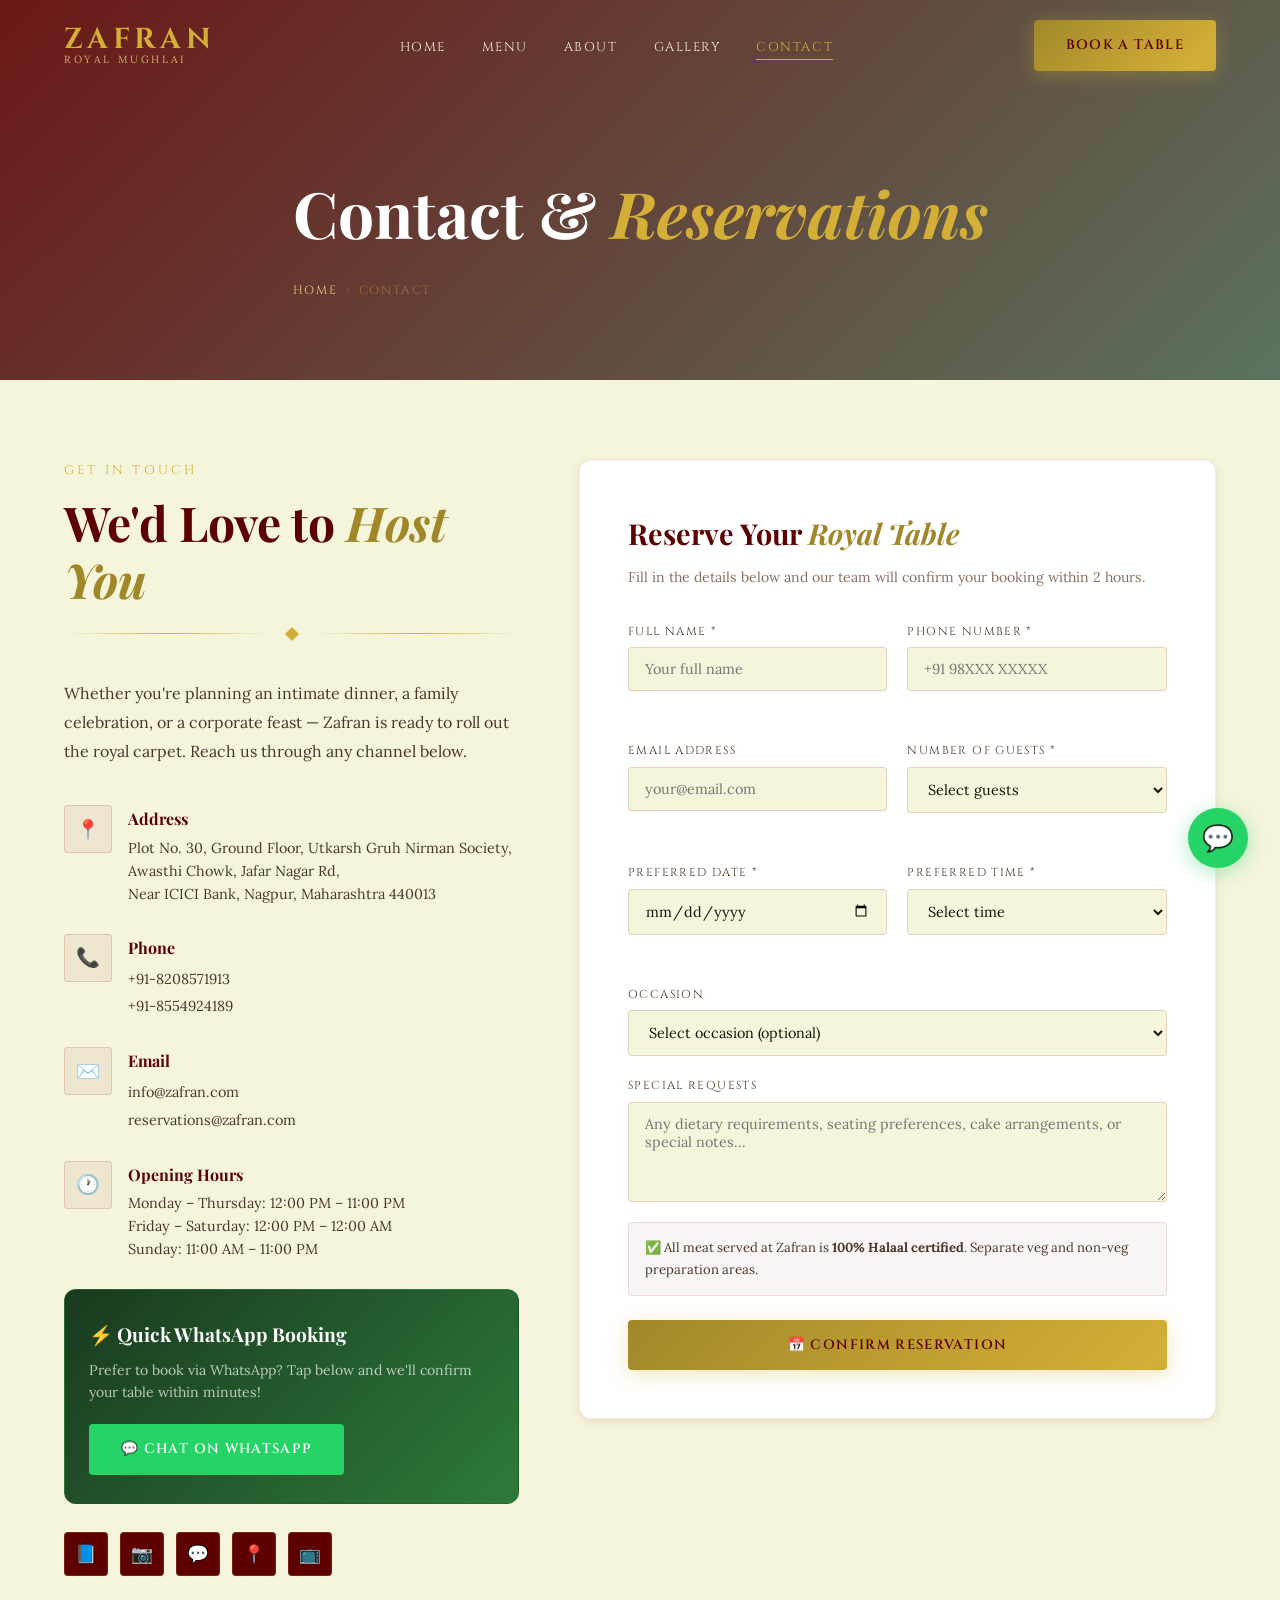
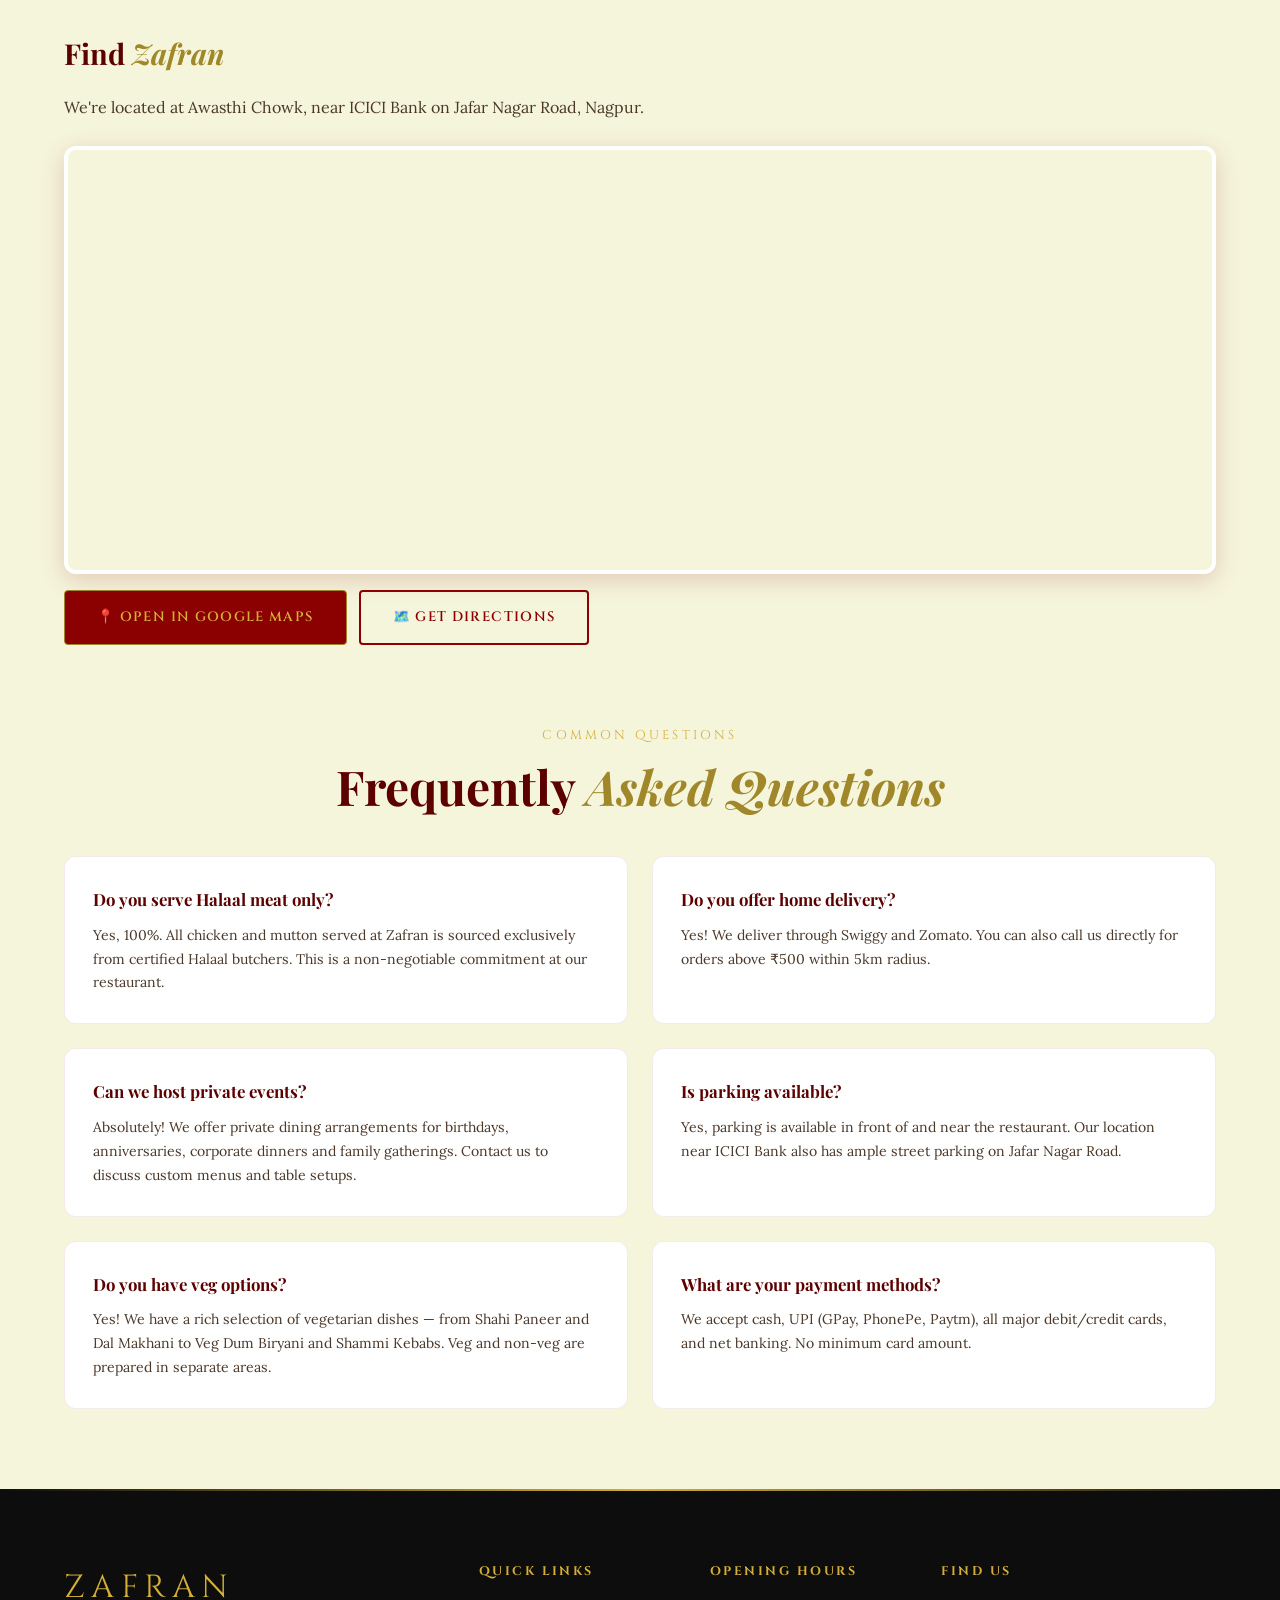
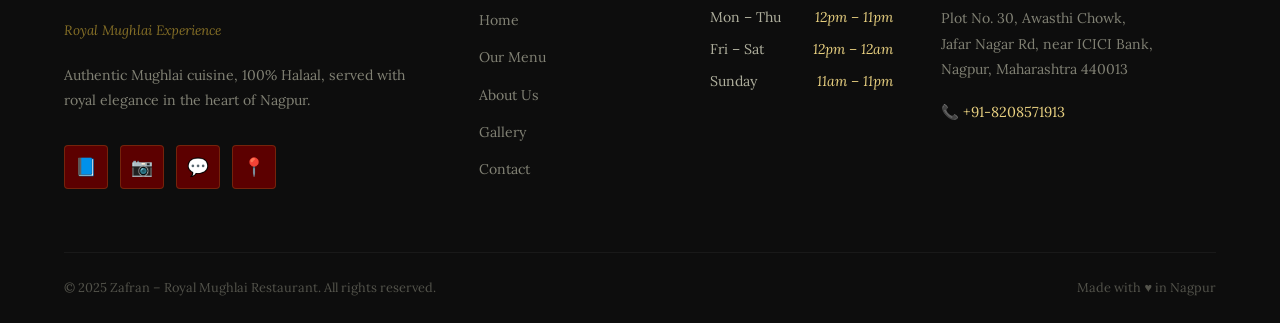
<file: website/contact.html>
<!DOCTYPE html>
<html lang="en">
<head>
  <meta charset="UTF-8">
  <meta name="viewport" content="width=device-width, initial-scale=1.0">
  <meta name="description" content="Contact Zafran Restaurant – Book a table, find us at Awasthi Chowk, Jafar Nagar, Nagpur. Call, WhatsApp or fill out our reservation form.">
  <title>Contact & Reservations – Zafran Royal Mughlai Restaurant</title>
  <link rel="stylesheet" href="css/styles.css">
  <style>
    @media(max-width:768px) {
      .about-grid-inner { grid-template-columns: 1fr !important; }
    }
  </style>
</head>
<body>

<div id="loading-screen">
  <div class="loader-logo">ZAFRAN</div>
  <div class="loader-ornament"></div>
  <div class="loader-sub">Contact & Reservations</div>
</div>

<nav id="navbar">
  <div class="container nav-inner">
    <a href="index.html" class="nav-logo">
      <span class="logo-name">ZAFRAN</span>
      <span class="logo-tagline">Royal Mughlai</span>
    </a>
    <ul class="nav-links">
      <li><a href="index.html">Home</a></li>
      <li><a href="menu.html">Menu</a></li>
      <li><a href="about.html">About</a></li>
      <li><a href="gallery.html">Gallery</a></li>
      <li><a href="contact.html" class="active">Contact</a></li>
    </ul>
    <a href="#reservation" class="btn btn-primary nav-cta">Book a Table</a>
    <div class="hamburger"><span></span><span></span><span></span></div>
  </div>
</nav>
<nav class="mobile-menu">
  <a href="index.html">Home</a><a href="menu.html">Menu</a><a href="about.html">About Us</a>
  <a href="gallery.html">Gallery</a><a href="contact.html">Contact</a>
  <a href="#reservation" class="btn btn-primary" style="margin-top:24px;">Book a Table</a>
</nav>
<div class="mobile-overlay"></div>

<section class="page-hero">
  <div class="page-hero-bg" style="background-image:url('https://images.unsplash.com/photo-1414235077428-338989a2e8c0?w=1600&q=80')"></div>
  <div class="page-hero-overlay"></div>
  <div class="container page-hero-content">
    <h1>Contact & <span>Reservations</span></h1>
    <div class="breadcrumb">
      <a href="index.html">Home</a><span>›</span><span>Contact</span>
    </div>
  </div>
</section>

<section class="contact-page">
  <div class="container">

    <div class="contact-grid">

      <!-- Left: Contact Info -->
      <div class="reveal-left">
        <span class="section-label">Get in Touch</span>
        <h2 class="section-title" style="margin-bottom:8px;">We'd Love to <span>Host You</span></h2>
        <div class="divider-ornament"><div class="diamond"></div></div>
        <p style="color:var(--text-mid);margin-bottom:40px;line-height:1.8;">Whether you're planning an intimate dinner, a family celebration, or a corporate feast — Zafran is ready to roll out the royal carpet. Reach us through any channel below.</p>

        <div class="contact-detail reveal">
          <div class="contact-detail-icon">📍</div>
          <div class="contact-detail-text">
            <h4>Address</h4>
            <p>Plot No. 30, Ground Floor, Utkarsh Gruh Nirman Society,<br>Awasthi Chowk, Jafar Nagar Rd,<br>Near ICICI Bank, Nagpur, Maharashtra 440013</p>
          </div>
        </div>

        <div class="contact-detail reveal">
          <div class="contact-detail-icon">📞</div>
          <div class="contact-detail-text">
            <h4>Phone</h4>
            <a href="tel:+918208571913">+91-8208571913</a><br>
            <a href="tel:+918554924189">+91-8554924189</a>
          </div>
        </div>

        <div class="contact-detail reveal">
          <div class="contact-detail-icon">✉️</div>
          <div class="contact-detail-text">
            <h4>Email</h4>
            <a href="mailto:info@zafran.com">info@zafran.com</a><br>
            <a href="mailto:reservations@zafran.com">reservations@zafran.com</a>
          </div>
        </div>

        <div class="contact-detail reveal">
          <div class="contact-detail-icon">🕐</div>
          <div class="contact-detail-text">
            <h4>Opening Hours</h4>
            <p>
              Monday – Thursday: 12:00 PM – 11:00 PM<br>
              Friday – Saturday: 12:00 PM – 12:00 AM<br>
              Sunday: 11:00 AM – 11:00 PM
            </p>
          </div>
        </div>

        <!-- WhatsApp CTA -->
        <div class="reveal" style="background:linear-gradient(135deg,#1A3A1F,#2D7A3A);border-radius:var(--radius-lg);padding:28px 24px;margin-top:8px;border:1px solid rgba(45,122,58,.3);">
          <h3 style="font-family:var(--ff-heading);color:#fff;font-size:1.2rem;margin-bottom:8px;">⚡ Quick WhatsApp Booking</h3>
          <p style="color:rgba(255,255,255,.7);font-size:.88rem;margin-bottom:20px;line-height:1.6;">Prefer to book via WhatsApp? Tap below and we'll confirm your table within minutes!</p>
          <a href="https://wa.me/918208571913?text=Hello%20Zafran!%20I'd%20like%20to%20book%20a%20table.%20Please%20share%20availability." 
            target="_blank" class="btn" style="background:#25D366;color:#fff;border:none;gap:8px;">
            💬 Chat on WhatsApp
          </a>
        </div>

        <div class="social-links" style="margin-top:28px;">
          <a href="#" class="social-link" aria-label="Facebook">📘</a>
          <a href="#" class="social-link" aria-label="Instagram">📷</a>
          <a href="https://wa.me/918208571913" class="social-link" aria-label="WhatsApp">💬</a>
          <a href="#" class="social-link" aria-label="Google Maps">📍</a>
          <a href="#" class="social-link" aria-label="YouTube">📺</a>
        </div>
      </div>

      <!-- Right: Reservation Form -->
      <div id="reservation" class="reveal-right">
        <div class="res-form">
          <h2>Reserve Your <em style="color:var(--gold-dark);font-family:var(--ff-heading);">Royal Table</em></h2>
          <p>Fill in the details below and our team will confirm your booking within 2 hours.</p>

          <form id="reservation-form" novalidate>
            <div class="form-row">
              <div class="form-group">
                <label for="res-name">Full Name *</label>
                <input type="text" id="res-name" name="name" placeholder="Your full name" required>
                <span class="form-error"></span>
              </div>
              <div class="form-group">
                <label for="res-phone">Phone Number *</label>
                <input type="tel" id="res-phone" name="phone" placeholder="+91 98XXX XXXXX" required>
                <span class="form-error"></span>
              </div>
            </div>

            <div class="form-row">
              <div class="form-group">
                <label for="res-email">Email Address</label>
                <input type="email" id="res-email" name="email" placeholder="your@email.com">
                <span class="form-error"></span>
              </div>
              <div class="form-group">
                <label for="res-guests">Number of Guests *</label>
                <select id="res-guests" name="guests" required>
                  <option value="">Select guests</option>
                  <option value="1">1 Guest</option>
                  <option value="2">2 Guests</option>
                  <option value="3">3 Guests</option>
                  <option value="4">4 Guests</option>
                  <option value="5">5 Guests</option>
                  <option value="6">6 Guests</option>
                  <option value="7-10">7 – 10 Guests</option>
                  <option value="10-20">10 – 20 Guests (Private Dining)</option>
                  <option value="20+">20+ Guests (Banquet)</option>
                </select>
                <span class="form-error"></span>
              </div>
            </div>

            <div class="form-row">
              <div class="form-group">
                <label for="res-date">Preferred Date *</label>
                <input type="date" id="res-date" name="date" required>
                <span class="form-error"></span>
              </div>
              <div class="form-group">
                <label for="res-time">Preferred Time *</label>
                <select id="res-time" name="time" required>
                  <option value="">Select time</option>
                  <option value="12:00">12:00 PM (Lunch)</option>
                  <option value="12:30">12:30 PM</option>
                  <option value="13:00">1:00 PM</option>
                  <option value="13:30">1:30 PM</option>
                  <option value="14:00">2:00 PM</option>
                  <option value="19:00">7:00 PM (Dinner)</option>
                  <option value="19:30">7:30 PM</option>
                  <option value="20:00">8:00 PM</option>
                  <option value="20:30">8:30 PM</option>
                  <option value="21:00">9:00 PM</option>
                  <option value="21:30">9:30 PM</option>
                </select>
                <span class="form-error"></span>
              </div>
            </div>

            <div class="form-group">
              <label for="res-occasion">Occasion</label>
              <select id="res-occasion" name="occasion">
                <option value="">Select occasion (optional)</option>
                <option value="birthday">Birthday Celebration</option>
                <option value="anniversary">Anniversary</option>
                <option value="business">Business Dinner</option>
                <option value="family">Family Gathering</option>
                <option value="date">Romantic Date</option>
                <option value="other">Other</option>
              </select>
            </div>

            <div class="form-group">
              <label for="res-requests">Special Requests</label>
              <textarea id="res-requests" name="requests" placeholder="Any dietary requirements, seating preferences, cake arrangements, or special notes..."></textarea>
            </div>

            <div style="background:rgba(139,0,0,.04);border:1px solid rgba(139,0,0,.1);border-radius:var(--radius);padding:14px 16px;margin-bottom:24px;font-size:.82rem;color:var(--text-mid);">
              ✅ All meat served at Zafran is <strong>100% Halaal certified</strong>. Separate veg and non-veg preparation areas.
            </div>

            <button type="submit" class="btn btn-primary" style="width:100%;justify-content:center;padding:16px;">
              📅 Confirm Reservation
            </button>
          </form>

          <!-- Success State -->
          <div id="form-success" class="form-success">
            <div class="success-icon">🎉</div>
            <h3>Reservation Received!</h3>
            <p>Thank you! Your table request has been received. Our team will confirm your booking via phone or WhatsApp within 2 hours.</p>
            <div style="margin-top:24px;padding:20px;background:rgba(139,0,0,.04);border-radius:var(--radius);border:1px solid rgba(139,0,0,.1);">
              <p style="font-size:.88rem;color:var(--text-mid);">For immediate assistance, WhatsApp us:</p>
              <a href="https://wa.me/918208571913" target="_blank" class="btn btn-maroon" style="margin-top:12px;">💬 WhatsApp Us</a>
            </div>
          </div>
        </div>
      </div>

    </div>

    <!-- Google Maps -->
    <div class="map-section reveal">
      <h2 class="section-title">Find <span>Zafran</span></h2>
      <p style="color:var(--text-mid);margin-bottom:24px;">We're located at Awasthi Chowk, near ICICI Bank on Jafar Nagar Road, Nagpur.</p>
      <div class="map-embed">
        <!-- Google Maps embed for Awasthi Chowk, Jafar Nagar, Nagpur -->
        <iframe
          src="https://www.google.com/maps/embed?pb=!1m18!1m12!1m3!1d3721.1!2d79.0889!3d21.1458!2m3!1f0!2f0!3f0!3m2!1i1024!2i768!4f13.1!3m3!1m2!1s0x3bd4c0a3f2e3e1%3A0x1!2sAwasthi+Chowk%2C+Jafar+Nagar%2C+Nagpur%2C+Maharashtra+440013!5e0!3m2!1sen!2sin!4v1700000000000!5m2!1sen!2sin"
          width="100%"
          height="420"
          style="border:0;"
          allowfullscreen=""
          loading="lazy"
          referrerpolicy="no-referrer-when-downgrade"
          title="Zafran Restaurant Location – Awasthi Chowk, Jafar Nagar, Nagpur">
        </iframe>
      </div>
      <div style="display:flex;gap:12px;margin-top:16px;flex-wrap:wrap;">
        <a href="https://maps.google.com/?q=Awasthi+Chowk+Jafar+Nagar+Nagpur+Maharashtra+440013" target="_blank" class="btn btn-maroon">
          📍 Open in Google Maps
        </a>
        <a href="https://maps.google.com/?q=Awasthi+Chowk+Jafar+Nagar+Nagpur+Maharashtra+440013&dirflg=d" target="_blank" class="btn btn-outline" style="border-color:var(--maroon);color:var(--maroon);">
          🗺️ Get Directions
        </a>
      </div>
    </div>

    <!-- FAQ -->
    <div style="margin-top:80px;" class="reveal">
      <div style="text-align:center;margin-bottom:40px;">
        <span class="section-label">Common Questions</span>
        <h2 class="section-title">Frequently <span>Asked Questions</span></h2>
      </div>
      <div style="display:grid;grid-template-columns:1fr 1fr;gap:24px;" class="faq-grid">
        <div style="background:var(--white);border:1px solid rgba(139,0,0,.08);border-radius:var(--radius-lg);padding:28px;" class="reveal">
          <h4 style="font-family:var(--ff-heading);font-size:1.05rem;color:var(--maroon-dark);margin-bottom:10px;">Do you serve Halaal meat only?</h4>
          <p style="font-size:.88rem;color:var(--text-mid);line-height:1.7;">Yes, 100%. All chicken and mutton served at Zafran is sourced exclusively from certified Halaal butchers. This is a non-negotiable commitment at our restaurant.</p>
        </div>
        <div style="background:var(--white);border:1px solid rgba(139,0,0,.08);border-radius:var(--radius-lg);padding:28px;" class="reveal">
          <h4 style="font-family:var(--ff-heading);font-size:1.05rem;color:var(--maroon-dark);margin-bottom:10px;">Do you offer home delivery?</h4>
          <p style="font-size:.88rem;color:var(--text-mid);line-height:1.7;">Yes! We deliver through Swiggy and Zomato. You can also call us directly for orders above ₹500 within 5km radius.</p>
        </div>
        <div style="background:var(--white);border:1px solid rgba(139,0,0,.08);border-radius:var(--radius-lg);padding:28px;" class="reveal">
          <h4 style="font-family:var(--ff-heading);font-size:1.05rem;color:var(--maroon-dark);margin-bottom:10px;">Can we host private events?</h4>
          <p style="font-size:.88rem;color:var(--text-mid);line-height:1.7;">Absolutely! We offer private dining arrangements for birthdays, anniversaries, corporate dinners and family gatherings. Contact us to discuss custom menus and table setups.</p>
        </div>
        <div style="background:var(--white);border:1px solid rgba(139,0,0,.08);border-radius:var(--radius-lg);padding:28px;" class="reveal">
          <h4 style="font-family:var(--ff-heading);font-size:1.05rem;color:var(--maroon-dark);margin-bottom:10px;">Is parking available?</h4>
          <p style="font-size:.88rem;color:var(--text-mid);line-height:1.7;">Yes, parking is available in front of and near the restaurant. Our location near ICICI Bank also has ample street parking on Jafar Nagar Road.</p>
        </div>
        <div style="background:var(--white);border:1px solid rgba(139,0,0,.08);border-radius:var(--radius-lg);padding:28px;" class="reveal">
          <h4 style="font-family:var(--ff-heading);font-size:1.05rem;color:var(--maroon-dark);margin-bottom:10px;">Do you have veg options?</h4>
          <p style="font-size:.88rem;color:var(--text-mid);line-height:1.7;">Yes! We have a rich selection of vegetarian dishes — from Shahi Paneer and Dal Makhani to Veg Dum Biryani and Shammi Kebabs. Veg and non-veg are prepared in separate areas.</p>
        </div>
        <div style="background:var(--white);border:1px solid rgba(139,0,0,.08);border-radius:var(--radius-lg);padding:28px;" class="reveal">
          <h4 style="font-family:var(--ff-heading);font-size:1.05rem;color:var(--maroon-dark);margin-bottom:10px;">What are your payment methods?</h4>
          <p style="font-size:.88rem;color:var(--text-mid);line-height:1.7;">We accept cash, UPI (GPay, PhonePe, Paytm), all major debit/credit cards, and net banking. No minimum card amount.</p>
        </div>
      </div>
    </div>

  </div>
</section>

<footer>
  <div class="container">
    <div class="footer-grid">
      <div class="footer-brand">
        <span class="logo-name">ZAFRAN</span>
        <span class="logo-tagline">Royal Mughlai Experience</span>
        <p>Authentic Mughlai cuisine, 100% Halaal, served with royal elegance in the heart of Nagpur.</p>
        <div class="social-links">
          <a href="#" class="social-link">📘</a><a href="#" class="social-link">📷</a>
          <a href="https://wa.me/918208571913" class="social-link">💬</a><a href="#" class="social-link">📍</a>
        </div>
      </div>
      <div>
        <h4 class="footer-heading">Quick Links</h4>
        <ul class="footer-links">
          <li><a href="index.html">Home</a></li><li><a href="menu.html">Our Menu</a></li>
          <li><a href="about.html">About Us</a></li><li><a href="gallery.html">Gallery</a></li>
          <li><a href="contact.html">Contact</a></li>
        </ul>
      </div>
      <div>
        <h4 class="footer-heading">Opening Hours</h4>
        <ul class="footer-hours">
          <li><span class="day">Mon – Thu</span><span class="time">12pm – 11pm</span></li>
          <li><span class="day">Fri – Sat</span><span class="time">12pm – 12am</span></li>
          <li><span class="day">Sunday</span><span class="time">11am – 11pm</span></li>
        </ul>
      </div>
      <div>
        <h4 class="footer-heading">Find Us</h4>
        <p style="font-size:.88rem;line-height:1.8;color:rgba(245,245,220,.5);margin-bottom:16px;">Plot No. 30, Awasthi Chowk,<br>Jafar Nagar Rd, near ICICI Bank,<br>Nagpur, Maharashtra 440013</p>
        <a href="tel:+918208571913" style="color:var(--gold-light);font-size:.9rem;">📞 +91-8208571913</a>
      </div>
    </div>
    <div class="footer-bottom">
      <span>© 2025 Zafran – Royal Mughlai Restaurant. All rights reserved.</span>
      <span>Made with ♥ in Nagpur</span>
    </div>
  </div>
</footer>

<a href="https://wa.me/918208571913?text=Hello%20Zafran!%20I'd%20like%20to%20book%20a%20table." target="_blank" class="whatsapp-float">
  <span class="tooltip">Book via WhatsApp</span>💬
</a>

<style>
  @media(max-width:768px){ .faq-grid { grid-template-columns: 1fr !important; } }
</style>

<script type="module" src="js/script.js"></script>
</body>
</html>
</file>
<file: website/css/styles.css>
/* ===================================
   ZAFRAN - Royal Mughlai Restaurant
   styles.css
=================================== */

@import url('https://fonts.googleapis.com/css2?family=Playfair+Display:ital,wght@0,400;0,600;0,700;0,900;1,400;1,600&family=Lora:ital,wght@0,400;0,500;0,600;1,400;1,500&family=Cinzel:wght@400;600;700&display=swap');

/* ---- CSS Variables ---- */
:root {
  --maroon:       #8B0000;
  --maroon-dark:  #5C0000;
  --maroon-light: #B22222;
  --gold:         #D4AF37;
  --gold-light:   #E8D080;
  --gold-dark:    #A0882A;
  --cream:        #F5F5DC;
  --cream-dark:   #EDE8C8;
  --green:        #1A3A2A;
  --green-light:  #2D5A3F;
  --white:        #FFFFFF;
  --black:        #0D0D0D;
  --text-dark:    #1A1208;
  --text-mid:     #4A3728;
  --text-light:   #8A7060;

  --ff-heading: 'Playfair Display', Georgia, serif;
  --ff-cinzel:  'Cinzel', serif;
  --ff-body:    'Lora', Georgia, serif;

  --shadow-sm:  0 2px 8px rgba(139,0,0,.12);
  --shadow-md:  0 6px 24px rgba(139,0,0,.18);
  --shadow-lg:  0 16px 48px rgba(139,0,0,.24);
  --shadow-gold: 0 4px 20px rgba(212,175,55,.35);

  --transition: .35s cubic-bezier(.4,0,.2,1);
  --radius:     4px;
  --radius-lg:  12px;
}

/* ---- Reset & Base ---- */
*, *::before, *::after { box-sizing: border-box; margin: 0; padding: 0; }

html { scroll-behavior: smooth; font-size: 16px; }

body {
  font-family: var(--ff-body);
  color: var(--text-dark);
  background: var(--cream);
  line-height: 1.7;
  overflow-x: hidden;
}

img { max-width: 100%; display: block; }
a  { text-decoration: none; color: inherit; }
ul { list-style: none; }

/* ---- Scrollbar ---- */
::-webkit-scrollbar { width: 8px; }
::-webkit-scrollbar-track { background: var(--maroon-dark); }
::-webkit-scrollbar-thumb { background: var(--gold); border-radius: 4px; }

/* =============================================
   UTILITY CLASSES
============================================= */
.container { max-width: 1200px; margin: 0 auto; padding: 0 24px; }
.section-pad { padding: 96px 0; }

.section-label {
  font-family: var(--ff-cinzel);
  font-size: .8rem;
  letter-spacing: .25em;
  text-transform: uppercase;
  color: var(--gold);
  display: block;
  margin-bottom: 12px;
}

.section-title {
  font-family: var(--ff-heading);
  font-size: clamp(2rem, 4vw, 3rem);
  font-weight: 700;
  line-height: 1.2;
  color: var(--maroon-dark);
}

.section-title span { color: var(--gold-dark); font-style: italic; }

.section-subtitle {
  font-family: var(--ff-body);
  font-size: 1.05rem;
  color: var(--text-mid);
  margin-top: 12px;
  max-width: 560px;
}

.divider-ornament {
  display: flex;
  align-items: center;
  gap: 16px;
  margin: 20px 0 40px;
}
.divider-ornament::before,
.divider-ornament::after {
  content: '';
  flex: 1;
  height: 1px;
  background: linear-gradient(90deg, transparent, var(--gold), transparent);
}
.divider-ornament .diamond {
  width: 10px; height: 10px;
  background: var(--gold);
  transform: rotate(45deg);
  flex-shrink: 0;
}

/* ---- Buttons ---- */
.btn {
  display: inline-flex;
  align-items: center;
  gap: 8px;
  padding: 14px 32px;
  border-radius: var(--radius);
  font-family: var(--ff-cinzel);
  font-size: .85rem;
  font-weight: 600;
  letter-spacing: .1em;
  cursor: pointer;
  border: none;
  transition: var(--transition);
  text-transform: uppercase;
  position: relative;
  overflow: hidden;
}
.btn::after {
  content: '';
  position: absolute;
  inset: 0;
  background: rgba(255,255,255,.1);
  opacity: 0;
  transition: var(--transition);
}
.btn:hover::after { opacity: 1; }

.btn-primary {
  background: linear-gradient(135deg, var(--gold-dark), var(--gold), var(--gold-dark));
  color: var(--maroon-dark);
  box-shadow: var(--shadow-gold);
  background-size: 200% auto;
  transition: background-position .4s, transform .2s, box-shadow .2s;
}
.btn-primary:hover {
  background-position: right center;
  transform: translateY(-2px);
  box-shadow: 0 8px 30px rgba(212,175,55,.5);
}

.btn-outline {
  background: transparent;
  border: 2px solid var(--gold);
  color: var(--gold);
}
.btn-outline:hover {
  background: var(--gold);
  color: var(--maroon-dark);
  transform: translateY(-2px);
}

.btn-maroon {
  background: var(--maroon);
  color: var(--gold);
  border: 1px solid var(--gold-dark);
}
.btn-maroon:hover {
  background: var(--maroon-dark);
  transform: translateY(-2px);
  box-shadow: var(--shadow-md);
}

/* =============================================
   LOADING SCREEN
============================================= */
#loading-screen {
  position: fixed; inset: 0;
  background: var(--maroon-dark);
  z-index: 9999;
  display: flex;
  flex-direction: column;
  align-items: center;
  justify-content: center;
  transition: opacity .6s ease, visibility .6s ease;
}
#loading-screen.hidden { opacity: 0; visibility: hidden; }

.loader-logo {
  font-family: var(--ff-cinzel);
  font-size: 2.5rem;
  color: var(--gold);
  letter-spacing: .3em;
  animation: pulseGold 1.5s ease-in-out infinite;
}
.loader-ornament {
  width: 120px; height: 2px;
  background: linear-gradient(90deg, transparent, var(--gold), transparent);
  margin: 16px 0;
  animation: expandWidth 1.5s ease-in-out infinite;
}
.loader-sub {
  font-family: var(--ff-body);
  color: var(--gold-light);
  font-size: .85rem;
  letter-spacing: .15em;
  opacity: .7;
}

@keyframes pulseGold {
  0%,100% { opacity: 1; text-shadow: 0 0 20px rgba(212,175,55,.4); }
  50% { opacity: .7; text-shadow: 0 0 40px rgba(212,175,55,.8); }
}
@keyframes expandWidth {
  0%,100% { width: 60px; opacity: .5; }
  50% { width: 150px; opacity: 1; }
}

/* =============================================
   NAVIGATION
============================================= */
#navbar {
  position: fixed;
  top: 0; left: 0; right: 0;
  z-index: 1000;
  padding: 20px 0;
  transition: var(--transition);
}
#navbar.scrolled {
  background: rgba(92,0,0,.96);
  backdrop-filter: blur(12px);
  padding: 12px 0;
  box-shadow: 0 4px 30px rgba(0,0,0,.3);
}

.nav-inner {
  display: flex;
  align-items: center;
  justify-content: space-between;
}

.nav-logo {
  display: flex;
  flex-direction: column;
  line-height: 1;
}
.nav-logo .logo-name {
  font-family: var(--ff-cinzel);
  font-size: 1.8rem;
  font-weight: 700;
  color: var(--gold);
  letter-spacing: .15em;
}
.nav-logo .logo-tagline {
  font-family: var(--ff-body);
  font-size: .65rem;
  color: var(--gold-light);
  letter-spacing: .25em;
  text-transform: uppercase;
  opacity: .8;
}

.nav-links {
  display: flex;
  align-items: center;
  gap: 36px;
}
.nav-links a {
  font-family: var(--ff-cinzel);
  font-size: .8rem;
  letter-spacing: .12em;
  text-transform: uppercase;
  color: var(--cream);
  transition: color var(--transition);
  position: relative;
  padding-bottom: 4px;
}
.nav-links a::after {
  content: '';
  position: absolute;
  bottom: 0; left: 0;
  width: 0; height: 1px;
  background: var(--gold);
  transition: width var(--transition);
}
.nav-links a:hover, .nav-links a.active { color: var(--gold); }
.nav-links a:hover::after, .nav-links a.active::after { width: 100%; }

.nav-cta { margin-left: 16px; }

.hamburger {
  display: none;
  flex-direction: column;
  gap: 5px;
  cursor: pointer;
  padding: 4px;
}
.hamburger span {
  display: block;
  width: 26px; height: 2px;
  background: var(--gold);
  transition: var(--transition);
}
.hamburger.open span:nth-child(1) { transform: translateY(7px) rotate(45deg); }
.hamburger.open span:nth-child(2) { opacity: 0; }
.hamburger.open span:nth-child(3) { transform: translateY(-7px) rotate(-45deg); }

.mobile-menu {
  display: none;
  position: fixed;
  top: 0; right: -100%;
  width: min(320px, 85vw);
  height: 100vh;
  background: var(--maroon-dark);
  z-index: 999;
  padding: 100px 40px 40px;
  transition: right .4s cubic-bezier(.4,0,.2,1);
  border-left: 1px solid rgba(212,175,55,.2);
}
.mobile-menu.open { right: 0; }
.mobile-menu a {
  display: block;
  font-family: var(--ff-cinzel);
  font-size: 1rem;
  letter-spacing: .15em;
  color: var(--cream);
  padding: 16px 0;
  border-bottom: 1px solid rgba(212,175,55,.1);
  transition: color var(--transition);
}
.mobile-menu a:hover { color: var(--gold); }
.mobile-overlay {
  display: none;
  position: fixed; inset: 0;
  background: rgba(0,0,0,.6);
  z-index: 998;
}

/* =============================================
   HERO SECTION
============================================= */
.hero {
  position: relative;
  min-height: 100vh;
  display: flex;
  align-items: center;
  overflow: hidden;
}

.hero-bg {
  position: absolute; inset: 0;
  background-image: url('https://images.unsplash.com/photo-1631515243349-e0cb75fb8d3a?w=1920&q=80');
  background-size: cover;
  background-position: center;
  background-attachment: fixed;
  transform: scale(1.05);
  transition: transform 8s ease-out;
}
.hero-bg.loaded { transform: scale(1); }

.hero-overlay {
  position: absolute; inset: 0;
  background: linear-gradient(
    135deg,
    rgba(92,0,0,.88) 0%,
    rgba(92,0,0,.65) 40%,
    rgba(26,58,42,.5) 100%
  );
}

.hero-pattern {
  position: absolute; inset: 0;
  background-image: url("data:image/svg+xml,%3Csvg width='60' height='60' viewBox='0 0 60 60' xmlns='http://www.w3.org/2000/svg'%3E%3Cg fill='none' fill-rule='evenodd'%3E%3Cg fill='%23D4AF37' fill-opacity='0.04'%3E%3Cpath d='M30 0L60 30L30 60L0 30z'/%3E%3C/g%3E%3C/g%3E%3C/svg%3E");
  pointer-events: none;
}

.hero-content {
  position: relative;
  z-index: 1;
  padding: 120px 0 80px;
  max-width: 700px;
}

.hero-badge {
  display: inline-flex;
  align-items: center;
  gap: 10px;
  background: rgba(212,175,55,.15);
  border: 1px solid rgba(212,175,55,.4);
  padding: 8px 20px;
  border-radius: 100px;
  font-family: var(--ff-cinzel);
  font-size: .72rem;
  letter-spacing: .2em;
  color: var(--gold-light);
  text-transform: uppercase;
  margin-bottom: 28px;
  backdrop-filter: blur(8px);
  animation: fadeSlideUp .8s .2s both;
}
.hero-badge .dot {
  width: 6px; height: 6px;
  background: var(--gold);
  border-radius: 50%;
  animation: blink 1.5s ease-in-out infinite;
}
@keyframes blink { 0%,100% { opacity: 1; } 50% { opacity: .3; } }

.hero-title {
  font-family: var(--ff-heading);
  font-size: clamp(3rem, 7vw, 5.5rem);
  font-weight: 900;
  line-height: 1.05;
  color: var(--white);
  margin-bottom: 20px;
  animation: fadeSlideUp .8s .4s both;
}
.hero-title .gold-text {
  color: var(--gold);
  font-style: italic;
  display: block;
  text-shadow: 0 0 40px rgba(212,175,55,.4);
}

.hero-subtitle {
  font-family: var(--ff-body);
  font-size: 1.1rem;
  color: rgba(245,245,220,.85);
  margin-bottom: 40px;
  line-height: 1.8;
  animation: fadeSlideUp .8s .6s both;
}

.hero-tags {
  display: flex;
  flex-wrap: wrap;
  gap: 10px;
  margin-bottom: 40px;
  animation: fadeSlideUp .8s .7s both;
}
.hero-tag {
  background: rgba(212,175,55,.12);
  border: 1px solid rgba(212,175,55,.3);
  color: var(--gold-light);
  padding: 6px 16px;
  border-radius: 100px;
  font-family: var(--ff-body);
  font-size: .8rem;
  font-style: italic;
}

.hero-btns {
  display: flex;
  gap: 16px;
  flex-wrap: wrap;
  animation: fadeSlideUp .8s .8s both;
}

.hero-scroll {
  position: absolute;
  bottom: 36px; left: 50%;
  transform: translateX(-50%);
  z-index: 1;
  display: flex;
  flex-direction: column;
  align-items: center;
  gap: 8px;
  animation: fadeIn 1s 1.5s both;
}
.hero-scroll span {
  font-family: var(--ff-cinzel);
  font-size: .65rem;
  letter-spacing: .2em;
  color: var(--gold-light);
  text-transform: uppercase;
}
.scroll-line {
  width: 1px; height: 48px;
  background: linear-gradient(to bottom, var(--gold), transparent);
  animation: scrollPulse 2s ease-in-out infinite;
}
@keyframes scrollPulse {
  0%,100% { opacity: .4; transform: scaleY(1); }
  50% { opacity: 1; transform: scaleY(1.2); }
}

@keyframes fadeSlideUp {
  from { opacity: 0; transform: translateY(30px); }
  to   { opacity: 1; transform: translateY(0); }
}
@keyframes fadeIn {
  from { opacity: 0; }
  to   { opacity: 1; }
}

/* =============================================
   HIGHLIGHTS SECTION
============================================= */
.highlights {
  background: var(--maroon-dark);
  padding: 80px 0;
  position: relative;
  overflow: hidden;
}
.highlights::before {
  content: '';
  position: absolute; inset: 0;
  background-image: url("data:image/svg+xml,%3Csvg width='40' height='40' viewBox='0 0 40 40' xmlns='http://www.w3.org/2000/svg'%3E%3Cg fill='%23D4AF37' fill-opacity='0.05'%3E%3Ccircle cx='20' cy='20' r='1'/%3E%3C/g%3E%3C/svg%3E");
}

.highlights-grid {
  display: grid;
  grid-template-columns: repeat(4, 1fr);
  gap: 2px;
  position: relative;
}

.highlight-card {
  background: rgba(255,255,255,.03);
  border: 1px solid rgba(212,175,55,.12);
  padding: 40px 28px;
  text-align: center;
  transition: var(--transition);
  position: relative;
  overflow: hidden;
}
.highlight-card::before {
  content: '';
  position: absolute;
  bottom: 0; left: 50%;
  transform: translateX(-50%);
  width: 0; height: 2px;
  background: var(--gold);
  transition: width .4s;
}
.highlight-card:hover {
  background: rgba(212,175,55,.07);
  transform: translateY(-4px);
}
.highlight-card:hover::before { width: 80%; }

.highlight-icon {
  width: 64px; height: 64px;
  background: rgba(212,175,55,.1);
  border: 1px solid rgba(212,175,55,.25);
  border-radius: 50%;
  display: flex;
  align-items: center;
  justify-content: center;
  margin: 0 auto 20px;
  font-size: 1.6rem;
  transition: var(--transition);
}
.highlight-card:hover .highlight-icon {
  background: rgba(212,175,55,.2);
  transform: scale(1.1) rotate(5deg);
}

.highlight-card h3 {
  font-family: var(--ff-heading);
  font-size: 1.1rem;
  color: var(--gold-light);
  margin-bottom: 10px;
}
.highlight-card p {
  font-family: var(--ff-body);
  font-size: .85rem;
  color: rgba(245,245,220,.55);
  line-height: 1.6;
}

/* =============================================
   SIGNATURE SECTION (Home)
============================================= */
.signature {
  padding: 100px 0;
  background: var(--cream);
  position: relative;
}

.signature-grid {
  display: grid;
  grid-template-columns: 1fr 1fr;
  gap: 80px;
  align-items: center;
}

.signature-images {
  position: relative;
  height: 520px;
}
.sig-img-main {
  position: absolute;
  top: 0; left: 0;
  width: 75%; height: 80%;
  object-fit: cover;
  border-radius: var(--radius-lg);
  box-shadow: var(--shadow-lg);
}
.sig-img-accent {
  position: absolute;
  bottom: 0; right: 0;
  width: 55%; height: 55%;
  object-fit: cover;
  border-radius: var(--radius-lg);
  box-shadow: var(--shadow-md);
  border: 6px solid var(--cream);
}
.sig-badge {
  position: absolute;
  top: 50%; left: 55%;
  transform: translate(-50%, -50%);
  background: var(--maroon-dark);
  border: 2px solid var(--gold);
  border-radius: 50%;
  width: 90px; height: 90px;
  display: flex;
  flex-direction: column;
  align-items: center;
  justify-content: center;
  z-index: 1;
  box-shadow: var(--shadow-gold);
}
.sig-badge .years {
  font-family: var(--ff-cinzel);
  font-size: 1.4rem;
  font-weight: 700;
  color: var(--gold);
  line-height: 1;
}
.sig-badge .yrs-text {
  font-family: var(--ff-body);
  font-size: .55rem;
  color: var(--gold-light);
  letter-spacing: .1em;
  text-align: center;
}

.signature-content {}
.signature-content .section-subtitle { max-width: 100%; }

.sig-features {
  margin-top: 36px;
  display: flex;
  flex-direction: column;
  gap: 20px;
}
.sig-feature {
  display: flex;
  align-items: flex-start;
  gap: 16px;
}
.sig-feature-icon {
  width: 44px; height: 44px;
  background: rgba(139,0,0,.06);
  border: 1px solid rgba(139,0,0,.15);
  border-radius: var(--radius);
  display: flex;
  align-items: center;
  justify-content: center;
  font-size: 1.1rem;
  flex-shrink: 0;
}
.sig-feature-text h4 {
  font-family: var(--ff-heading);
  font-size: 1rem;
  font-weight: 600;
  color: var(--maroon-dark);
  margin-bottom: 4px;
}
.sig-feature-text p {
  font-size: .85rem;
  color: var(--text-mid);
  line-height: 1.6;
}

/* =============================================
   FEATURED MENU (Home preview)
============================================= */
.featured-menu {
  padding: 100px 0;
  background: var(--maroon-dark);
  position: relative;
  overflow: hidden;
}
.featured-menu::after {
  content: '';
  position: absolute;
  top: -50%; right: -20%;
  width: 600px; height: 600px;
  background: radial-gradient(circle, rgba(212,175,55,.05) 0%, transparent 70%);
  pointer-events: none;
}

.featured-menu .section-title { color: var(--cream); }
.featured-menu .section-label { color: var(--gold); }

.menu-tabs {
  display: flex;
  gap: 4px;
  background: rgba(255,255,255,.06);
  border: 1px solid rgba(212,175,55,.2);
  padding: 4px;
  border-radius: 100px;
  width: fit-content;
  margin: 32px 0 48px;
}
.menu-tab {
  padding: 10px 28px;
  border-radius: 100px;
  font-family: var(--ff-cinzel);
  font-size: .78rem;
  letter-spacing: .1em;
  text-transform: uppercase;
  color: rgba(245,245,220,.6);
  cursor: pointer;
  transition: var(--transition);
  border: none;
  background: transparent;
}
.menu-tab.active {
  background: var(--gold);
  color: var(--maroon-dark);
}

.dishes-grid {
  display: grid;
  grid-template-columns: repeat(3, 1fr);
  gap: 28px;
}

.dish-card {
  background: rgba(255,255,255,.04);
  border: 1px solid rgba(212,175,55,.1);
  border-radius: var(--radius-lg);
  overflow: hidden;
  transition: var(--transition);
  position: relative;
}
.dish-card:hover {
  transform: translateY(-6px);
  border-color: rgba(212,175,55,.3);
  box-shadow: 0 20px 50px rgba(0,0,0,.4);
}

.dish-img {
  height: 220px;
  overflow: hidden;
  position: relative;
}
.dish-img img {
  width: 100%; height: 100%;
  object-fit: cover;
  transition: transform .5s ease;
}
.dish-card:hover .dish-img img { transform: scale(1.08); }

.dish-badge {
  position: absolute;
  top: 12px; right: 12px;
  padding: 4px 12px;
  border-radius: 100px;
  font-family: var(--ff-cinzel);
  font-size: .65rem;
  letter-spacing: .1em;
  text-transform: uppercase;
  font-weight: 600;
}
.badge-veg  { background: #2D7A3A; color: #fff; }
.badge-nonveg { background: var(--maroon); color: var(--gold-light); }
.badge-bestseller { background: var(--gold-dark); color: var(--maroon-dark); }

.dish-info {
  padding: 24px;
}
.dish-info h3 {
  font-family: var(--ff-heading);
  font-size: 1.15rem;
  color: var(--cream);
  margin-bottom: 8px;
}
.dish-info p {
  font-size: .82rem;
  color: rgba(245,245,220,.5);
  line-height: 1.6;
  margin-bottom: 16px;
}
.dish-footer {
  display: flex;
  align-items: center;
  justify-content: space-between;
}
.dish-price {
  font-family: var(--ff-cinzel);
  font-size: 1.1rem;
  color: var(--gold);
  font-weight: 600;
}
.dish-order {
  font-family: var(--ff-cinzel);
  font-size: .72rem;
  letter-spacing: .1em;
  color: rgba(212,175,55,.7);
  text-transform: uppercase;
  cursor: pointer;
  transition: color var(--transition);
}
.dish-order:hover { color: var(--gold); }

.view-full-menu {
  text-align: center;
  margin-top: 56px;
}

/* =============================================
   TESTIMONIALS
============================================= */
.testimonials {
  padding: 100px 0;
  background: var(--cream);
  position: relative;
}

.testimonials-grid {
  display: grid;
  grid-template-columns: repeat(3, 1fr);
  gap: 28px;
  margin-top: 48px;
}

.testimonial-card {
  background: var(--white);
  border: 1px solid rgba(139,0,0,.08);
  border-radius: var(--radius-lg);
  padding: 36px;
  position: relative;
  transition: var(--transition);
  box-shadow: var(--shadow-sm);
}
.testimonial-card:hover {
  box-shadow: var(--shadow-md);
  transform: translateY(-4px);
}
.testimonial-card::before {
  content: '"';
  font-family: var(--ff-heading);
  font-size: 6rem;
  color: rgba(139,0,0,.06);
  position: absolute;
  top: -10px; left: 20px;
  line-height: 1;
}

.testimonial-stars {
  display: flex;
  gap: 4px;
  color: var(--gold);
  font-size: 1rem;
  margin-bottom: 16px;
}
.testimonial-text {
  font-family: var(--ff-body);
  font-style: italic;
  font-size: .95rem;
  color: var(--text-mid);
  line-height: 1.8;
  margin-bottom: 24px;
}
.testimonial-author {
  display: flex;
  align-items: center;
  gap: 12px;
}
.author-avatar {
  width: 44px; height: 44px;
  border-radius: 50%;
  object-fit: cover;
  border: 2px solid var(--gold-light);
}
.author-info h4 {
  font-family: var(--ff-heading);
  font-size: .95rem;
  color: var(--maroon-dark);
  font-weight: 600;
}
.author-info span {
  font-size: .78rem;
  color: var(--text-light);
}

/* =============================================
   STATS COUNTER
============================================= */
.stats {
  background: var(--maroon);
  padding: 70px 0;
  position: relative;
  overflow: hidden;
}
.stats::before {
  content: '';
  position: absolute; inset: 0;
  background: linear-gradient(135deg, rgba(212,175,55,.08), transparent);
}

.stats-grid {
  display: grid;
  grid-template-columns: repeat(4, 1fr);
  gap: 0;
  position: relative;
}
.stat-item {
  text-align: center;
  padding: 20px;
  border-right: 1px solid rgba(212,175,55,.15);
}
.stat-item:last-child { border-right: none; }

.stat-number {
  font-family: var(--ff-cinzel);
  font-size: 3rem;
  font-weight: 700;
  color: var(--gold);
  line-height: 1;
  display: block;
  margin-bottom: 8px;
}
.stat-label {
  font-family: var(--ff-body);
  font-size: .88rem;
  color: rgba(245,245,220,.65);
  letter-spacing: .05em;
}

/* =============================================
   PAGE HERO (inner pages)
============================================= */
.page-hero {
  position: relative;
  height: 380px;
  display: flex;
  align-items: center;
  overflow: hidden;
  margin-top: 0;
}
.page-hero-bg {
  position: absolute; inset: 0;
  background-size: cover;
  background-position: center;
  background-attachment: fixed;
}
.page-hero-overlay {
  position: absolute; inset: 0;
  background: linear-gradient(135deg, rgba(92,0,0,.9), rgba(26,58,42,.7));
}
.page-hero-content {
  position: relative;
  z-index: 1;
  padding-top: 80px;
}
.page-hero-content h1 {
  font-family: var(--ff-heading);
  font-size: clamp(2.5rem, 5vw, 4rem);
  color: var(--white);
  font-weight: 700;
  margin-bottom: 12px;
}
.page-hero-content h1 span { color: var(--gold); font-style: italic; }
.breadcrumb {
  display: flex;
  align-items: center;
  gap: 8px;
  font-family: var(--ff-cinzel);
  font-size: .75rem;
  letter-spacing: .15em;
  color: rgba(245,245,220,.6);
  text-transform: uppercase;
}
.breadcrumb a { color: var(--gold-light); }
.breadcrumb span { color: rgba(212,175,55,.5); }

/* =============================================
   MENU PAGE
============================================= */
.menu-page { padding: 80px 0; background: var(--cream); }

.menu-category-nav {
  display: flex;
  gap: 12px;
  flex-wrap: wrap;
  margin-bottom: 60px;
  background: var(--white);
  padding: 16px 24px;
  border-radius: var(--radius-lg);
  border: 1px solid rgba(139,0,0,.08);
  box-shadow: var(--shadow-sm);
  align-items: center;
}
.menu-category-nav .nav-label {
  font-family: var(--ff-cinzel);
  font-size: .72rem;
  letter-spacing: .15em;
  color: var(--text-light);
  text-transform: uppercase;
  margin-right: 8px;
}
.cat-btn {
  padding: 8px 22px;
  border-radius: 100px;
  font-family: var(--ff-cinzel);
  font-size: .76rem;
  letter-spacing: .08em;
  text-transform: uppercase;
  cursor: pointer;
  border: 1px solid rgba(139,0,0,.2);
  background: transparent;
  color: var(--text-mid);
  transition: var(--transition);
}
.cat-btn.active, .cat-btn:hover {
  background: var(--maroon);
  color: var(--gold-light);
  border-color: var(--maroon);
}

.menu-section { margin-bottom: 72px; }
.menu-section-header {
  display: flex;
  align-items: center;
  gap: 20px;
  margin-bottom: 36px;
}
.menu-section-title {
  font-family: var(--ff-heading);
  font-size: 1.8rem;
  font-weight: 700;
  color: var(--maroon-dark);
}
.menu-section-line {
  flex: 1;
  height: 1px;
  background: linear-gradient(90deg, rgba(139,0,0,.3), transparent);
}
.menu-section-icon {
  font-size: 1.4rem;
}

.menu-items-grid {
  display: grid;
  grid-template-columns: repeat(2, 1fr);
  gap: 20px;
}

.menu-item {
  display: flex;
  gap: 16px;
  background: var(--white);
  border: 1px solid rgba(139,0,0,.06);
  border-radius: var(--radius-lg);
  padding: 20px;
  transition: var(--transition);
  align-items: flex-start;
}
.menu-item:hover {
  border-color: rgba(139,0,0,.18);
  box-shadow: var(--shadow-sm);
  transform: translateX(4px);
}

.menu-item-img {
  width: 90px; height: 90px;
  border-radius: var(--radius);
  object-fit: cover;
  flex-shrink: 0;
}

.menu-item-body { flex: 1; }
.menu-item-top {
  display: flex;
  align-items: flex-start;
  justify-content: space-between;
  gap: 8px;
  margin-bottom: 6px;
}
.menu-item-name {
  font-family: var(--ff-heading);
  font-size: 1rem;
  font-weight: 600;
  color: var(--maroon-dark);
}
.menu-item-price {
  font-family: var(--ff-cinzel);
  font-size: .95rem;
  font-weight: 600;
  color: var(--gold-dark);
  white-space: nowrap;
}
.menu-item-desc {
  font-size: .82rem;
  color: var(--text-light);
  line-height: 1.6;
}
.menu-item-tags {
  display: flex;
  gap: 6px;
  margin-top: 10px;
}
.menu-tag {
  padding: 3px 10px;
  border-radius: 100px;
  font-size: .68rem;
  letter-spacing: .05em;
  font-family: var(--ff-cinzel);
}
.tag-spicy { background: rgba(200,50,50,.1); color: #C83232; border: 1px solid rgba(200,50,50,.2); }
.tag-chef  { background: rgba(212,175,55,.12); color: var(--gold-dark); border: 1px solid rgba(212,175,55,.25); }
.tag-new   { background: rgba(26,58,42,.1); color: var(--green-light); border: 1px solid rgba(26,58,42,.2); }

/* =============================================
   ABOUT PAGE
============================================= */
.about-story { padding: 100px 0; background: var(--cream); }

.about-grid {
  display: grid;
  grid-template-columns: 1fr 1fr;
  gap: 80px;
  align-items: center;
  margin-bottom: 80px;
}
.about-grid.reverse { direction: rtl; }
.about-grid.reverse > * { direction: ltr; }

.about-img-wrap {
  position: relative;
}
.about-img-main {
  width: 100%;
  height: 500px;
  object-fit: cover;
  border-radius: var(--radius-lg);
  box-shadow: var(--shadow-lg);
}
.about-img-decor {
  position: absolute;
  bottom: -24px; right: -24px;
  width: 200px; height: 200px;
  background: var(--maroon);
  border-radius: var(--radius-lg);
  z-index: -1;
  opacity: .15;
}

.about-values {
  display: grid;
  grid-template-columns: repeat(2, 1fr);
  gap: 24px;
  padding: 80px 0;
  border-top: 1px solid rgba(139,0,0,.08);
  border-bottom: 1px solid rgba(139,0,0,.08);
}
.value-card {
  text-align: center;
  padding: 36px 24px;
  background: var(--white);
  border-radius: var(--radius-lg);
  border: 1px solid rgba(139,0,0,.06);
  transition: var(--transition);
}
.value-card:hover {
  border-color: rgba(212,175,55,.4);
  box-shadow: var(--shadow-gold);
  transform: translateY(-4px);
}
.value-icon { font-size: 2.4rem; margin-bottom: 16px; display: block; }
.value-card h3 {
  font-family: var(--ff-heading);
  font-size: 1.15rem;
  color: var(--maroon-dark);
  margin-bottom: 8px;
}
.value-card p {
  font-size: .85rem;
  color: var(--text-mid);
  line-height: 1.7;
}

.team-section { padding: 80px 0 0; }
.team-grid {
  display: grid;
  grid-template-columns: repeat(3, 1fr);
  gap: 32px;
  margin-top: 48px;
}
.team-card {
  text-align: center;
}
.team-img {
  width: 140px; height: 140px;
  border-radius: 50%;
  object-fit: cover;
  border: 4px solid var(--gold);
  margin: 0 auto 20px;
  box-shadow: var(--shadow-gold);
}
.team-card h3 {
  font-family: var(--ff-heading);
  font-size: 1.15rem;
  color: var(--maroon-dark);
  margin-bottom: 6px;
}
.team-card p {
  font-family: var(--ff-cinzel);
  font-size: .75rem;
  color: var(--gold-dark);
  letter-spacing: .1em;
  text-transform: uppercase;
  margin-bottom: 12px;
}
.team-card small {
  font-size: .82rem;
  color: var(--text-light);
  line-height: 1.6;
}

/* =============================================
   GALLERY
============================================= */
.gallery-page { padding: 80px 0; background: var(--cream); }

.gallery-filter {
  display: flex;
  gap: 10px;
  flex-wrap: wrap;
  margin-bottom: 48px;
}

.gallery-grid {
  display: grid;
  grid-template-columns: repeat(3, 1fr);
  grid-auto-rows: 260px;
  gap: 16px;
}
.gallery-item {
  position: relative;
  overflow: hidden;
  border-radius: var(--radius-lg);
  cursor: pointer;
}
.gallery-item.wide  { grid-column: span 2; }
.gallery-item.tall  { grid-row: span 2; }

.gallery-item img {
  width: 100%; height: 100%;
  object-fit: cover;
  transition: transform .5s ease;
}
.gallery-item:hover img { transform: scale(1.08); }

.gallery-overlay {
  position: absolute; inset: 0;
  background: linear-gradient(to top, rgba(92,0,0,.85), transparent);
  opacity: 0;
  transition: var(--transition);
  display: flex;
  align-items: flex-end;
  padding: 24px;
}
.gallery-item:hover .gallery-overlay { opacity: 1; }
.gallery-caption {
  font-family: var(--ff-heading);
  font-size: 1rem;
  color: var(--cream);
  font-style: italic;
}

/* Lightbox */
.lightbox {
  position: fixed; inset: 0;
  z-index: 9000;
  background: rgba(0,0,0,.95);
  display: flex;
  align-items: center;
  justify-content: center;
  opacity: 0;
  visibility: hidden;
  transition: var(--transition);
}
.lightbox.active { opacity: 1; visibility: visible; }
.lightbox img {
  max-width: 90vw;
  max-height: 85vh;
  object-fit: contain;
  border-radius: var(--radius);
}
.lightbox-close {
  position: absolute;
  top: 24px; right: 32px;
  font-size: 2.5rem;
  color: var(--gold);
  cursor: pointer;
  line-height: 1;
}
.lightbox-nav {
  position: absolute;
  top: 50%;
  transform: translateY(-50%);
  background: rgba(212,175,55,.15);
  border: 1px solid rgba(212,175,55,.3);
  color: var(--gold);
  padding: 16px 20px;
  cursor: pointer;
  font-size: 1.5rem;
  border-radius: var(--radius);
  transition: background var(--transition);
}
.lightbox-nav:hover { background: rgba(212,175,55,.3); }
.lightbox-prev { left: 24px; }
.lightbox-next { right: 24px; }

/* =============================================
   CONTACT & RESERVATION
============================================= */
.contact-page { padding: 80px 0; background: var(--cream); }

.contact-grid {
  display: grid;
  grid-template-columns: 1fr 1.4fr;
  gap: 60px;
  margin-bottom: 60px;
}

.contact-info h2 {
  font-family: var(--ff-heading);
  font-size: 2.2rem;
  color: var(--maroon-dark);
  margin-bottom: 16px;
}

.contact-detail {
  display: flex;
  gap: 16px;
  margin-bottom: 28px;
  align-items: flex-start;
}
.contact-detail-icon {
  width: 48px; height: 48px;
  background: rgba(139,0,0,.06);
  border: 1px solid rgba(139,0,0,.15);
  border-radius: var(--radius);
  display: flex;
  align-items: center;
  justify-content: center;
  font-size: 1.2rem;
  flex-shrink: 0;
}
.contact-detail-text h4 {
  font-family: var(--ff-heading);
  font-size: 1rem;
  color: var(--maroon-dark);
  margin-bottom: 4px;
}
.contact-detail-text p,
.contact-detail-text a {
  font-size: .9rem;
  color: var(--text-mid);
  line-height: 1.6;
  transition: color var(--transition);
}
.contact-detail-text a:hover { color: var(--maroon); }

.social-links {
  display: flex;
  gap: 12px;
  margin-top: 32px;
}
.social-link {
  width: 44px; height: 44px;
  background: var(--maroon-dark);
  border-radius: var(--radius);
  display: flex;
  align-items: center;
  justify-content: center;
  font-size: 1.1rem;
  color: var(--gold);
  transition: var(--transition);
  border: 1px solid rgba(212,175,55,.2);
}
.social-link:hover { background: var(--gold); color: var(--maroon-dark); transform: translateY(-2px); }

/* Reservation Form */
.res-form {
  background: var(--white);
  border: 1px solid rgba(139,0,0,.08);
  border-radius: var(--radius-lg);
  padding: 48px;
  box-shadow: var(--shadow-sm);
}
.res-form h2 {
  font-family: var(--ff-heading);
  font-size: 1.8rem;
  color: var(--maroon-dark);
  margin-bottom: 8px;
}
.res-form p {
  font-size: .88rem;
  color: var(--text-light);
  margin-bottom: 32px;
}

.form-row {
  display: grid;
  grid-template-columns: 1fr 1fr;
  gap: 20px;
  margin-bottom: 20px;
}
.form-group {
  display: flex;
  flex-direction: column;
  gap: 6px;
  margin-bottom: 20px;
}
.form-group.full { margin-bottom: 20px; }

.form-group label {
  font-family: var(--ff-cinzel);
  font-size: .72rem;
  letter-spacing: .12em;
  text-transform: uppercase;
  color: var(--text-mid);
}
.form-group input,
.form-group select,
.form-group textarea {
  padding: 12px 16px;
  border: 1px solid rgba(139,0,0,.15);
  border-radius: var(--radius);
  font-family: var(--ff-body);
  font-size: .9rem;
  color: var(--text-dark);
  background: var(--cream);
  transition: border-color var(--transition);
  outline: none;
  width: 100%;
}
.form-group input:focus,
.form-group select:focus,
.form-group textarea:focus {
  border-color: var(--maroon);
  background: var(--white);
  box-shadow: 0 0 0 3px rgba(139,0,0,.06);
}
.form-group input.error,
.form-group select.error,
.form-group textarea.error { border-color: #E53E3E; }
.form-error {
  font-size: .78rem;
  color: #E53E3E;
  margin-top: 4px;
}

.form-group textarea { height: 100px; resize: vertical; }

.form-success {
  display: none;
  text-align: center;
  padding: 40px;
}
.form-success.show { display: block; }
.form-success .success-icon { font-size: 3rem; margin-bottom: 16px; }
.form-success h3 {
  font-family: var(--ff-heading);
  font-size: 1.6rem;
  color: var(--maroon-dark);
  margin-bottom: 8px;
}
.form-success p { color: var(--text-mid); }

/* Map */
.map-section { margin-top: 60px; }
.map-section h2 {
  font-family: var(--ff-heading);
  font-size: 1.8rem;
  color: var(--maroon-dark);
  margin-bottom: 24px;
}
.map-embed {
  border-radius: var(--radius-lg);
  overflow: hidden;
  box-shadow: var(--shadow-md);
  border: 4px solid var(--white);
}
.map-embed iframe {
  width: 100%;
  height: 420px;
  display: block;
}

/* WhatsApp button */
.whatsapp-float {
  position: fixed;
  bottom: 32px; right: 32px;
  z-index: 500;
  background: #25D366;
  width: 60px; height: 60px;
  border-radius: 50%;
  display: flex;
  align-items: center;
  justify-content: center;
  font-size: 1.6rem;
  box-shadow: 0 4px 20px rgba(37,211,102,.4);
  transition: var(--transition);
  color: #fff;
  text-decoration: none;
}
.whatsapp-float:hover { transform: scale(1.12); box-shadow: 0 8px 30px rgba(37,211,102,.55); }
.whatsapp-float .tooltip {
  position: absolute;
  right: 70px;
  background: var(--black);
  color: #fff;
  padding: 6px 14px;
  border-radius: var(--radius);
  font-size: .8rem;
  white-space: nowrap;
  opacity: 0;
  pointer-events: none;
  transition: opacity .2s;
}
.whatsapp-float:hover .tooltip { opacity: 1; }

/* =============================================
   FOOTER
============================================= */
footer {
  background: var(--black);
  color: rgba(245,245,220,.7);
  padding: 72px 0 0;
  position: relative;
  overflow: hidden;
}
footer::before {
  content: '';
  position: absolute;
  top: 0; left: 0; right: 0;
  height: 2px;
  background: linear-gradient(90deg, transparent, var(--gold), transparent);
}

.footer-grid {
  display: grid;
  grid-template-columns: 2fr 1fr 1fr 1.5fr;
  gap: 48px;
  padding-bottom: 60px;
  border-bottom: 1px solid rgba(255,255,255,.05);
}

.footer-brand .logo-name {
  font-family: var(--ff-cinzel);
  font-size: 2rem;
  color: var(--gold);
  letter-spacing: .2em;
  display: block;
  margin-bottom: 4px;
}
.footer-brand .logo-tagline {
  font-family: var(--ff-body);
  font-style: italic;
  font-size: .85rem;
  color: rgba(212,175,55,.6);
  margin-bottom: 20px;
  display: block;
}
.footer-brand p {
  font-size: .88rem;
  line-height: 1.8;
  color: rgba(245,245,220,.5);
  margin-bottom: 24px;
}

.footer-heading {
  font-family: var(--ff-cinzel);
  font-size: .78rem;
  letter-spacing: .2em;
  text-transform: uppercase;
  color: var(--gold);
  margin-bottom: 24px;
}
.footer-links li { margin-bottom: 10px; }
.footer-links a {
  font-size: .88rem;
  color: rgba(245,245,220,.5);
  transition: color var(--transition);
}
.footer-links a:hover { color: var(--gold-light); }

.footer-hours li {
  font-size: .88rem;
  color: rgba(245,245,220,.5);
  margin-bottom: 8px;
  display: flex;
  justify-content: space-between;
  gap: 8px;
}
.footer-hours li .day { color: rgba(245,245,220,.7); }
.footer-hours li .time { color: var(--gold-light); font-style: italic; }

.footer-bottom {
  display: flex;
  justify-content: space-between;
  align-items: center;
  padding: 24px 0;
  font-size: .8rem;
  color: rgba(245,245,220,.3);
}
.footer-bottom a { color: rgba(212,175,55,.6); }
.footer-bottom a:hover { color: var(--gold); }

/* =============================================
   SCROLL ANIMATIONS
============================================= */
.reveal {
  opacity: 0;
  transform: translateY(32px);
  transition: opacity .7s ease, transform .7s ease;
}
.reveal.visible {
  opacity: 1;
  transform: translateY(0);
}
.reveal-left {
  opacity: 0;
  transform: translateX(-32px);
  transition: opacity .7s ease, transform .7s ease;
}
.reveal-left.visible { opacity: 1; transform: translateX(0); }
.reveal-right {
  opacity: 0;
  transform: translateX(32px);
  transition: opacity .7s ease, transform .7s ease;
}
.reveal-right.visible { opacity: 1; transform: translateX(0); }

/* stagger children */
.stagger > *:nth-child(1) { transition-delay: 0s; }
.stagger > *:nth-child(2) { transition-delay: .1s; }
.stagger > *:nth-child(3) { transition-delay: .2s; }
.stagger > *:nth-child(4) { transition-delay: .3s; }
.stagger > *:nth-child(5) { transition-delay: .4s; }
.stagger > *:nth-child(6) { transition-delay: .5s; }

/* =============================================
   RESPONSIVE
============================================= */
@media (max-width: 1024px) {
  .highlights-grid { grid-template-columns: repeat(2, 1fr); }
  .dishes-grid { grid-template-columns: repeat(2, 1fr); }
  .testimonials-grid { grid-template-columns: repeat(2, 1fr); }
  .stats-grid { grid-template-columns: repeat(2, 1fr); }
  .stats-grid .stat-item:nth-child(2) { border-right: none; }
  .stats-grid .stat-item:nth-child(3) { border-right: 1px solid rgba(212,175,55,.15); }
  .footer-grid { grid-template-columns: 1fr 1fr; gap: 36px; }
  .signature-grid { gap: 48px; }
  .about-grid { gap: 48px; }
  .gallery-grid { grid-template-columns: repeat(2, 1fr); }
}

@media (max-width: 768px) {
  .nav-links, .nav-cta { display: none; }
  .hamburger { display: flex; }
  .mobile-menu, .mobile-overlay { display: block; }

  .hero-content { padding: 140px 0 80px; }
  .hero-btns { flex-direction: column; align-items: flex-start; }

  .signature-grid { grid-template-columns: 1fr; }
  .signature-images { height: 300px; }

  .dishes-grid { grid-template-columns: 1fr; }

  .testimonials-grid { grid-template-columns: 1fr; }

  .contact-grid { grid-template-columns: 1fr; }
  .form-row { grid-template-columns: 1fr; }

  .footer-grid { grid-template-columns: 1fr; }
  .footer-bottom { flex-direction: column; gap: 8px; text-align: center; }

  .menu-items-grid { grid-template-columns: 1fr; }

  .about-grid { grid-template-columns: 1fr; }
  .about-values { grid-template-columns: 1fr; }
  .team-grid { grid-template-columns: repeat(2, 1fr); }

  .gallery-grid { grid-template-columns: 1fr 1fr; }
  .gallery-item.wide { grid-column: span 1; }
  .gallery-item.tall { grid-row: span 1; }

  .stats-grid { grid-template-columns: repeat(2, 1fr); }

  .res-form { padding: 28px 20px; }

  .section-pad { padding: 64px 0; }
}

@media (max-width: 480px) {
  .highlights-grid { grid-template-columns: 1fr; }
  .gallery-grid { grid-template-columns: 1fr; }
  .team-grid { grid-template-columns: 1fr; }
  .stats-grid { grid-template-columns: 1fr; }
  .stat-item { border-right: none !important; border-bottom: 1px solid rgba(212,175,55,.15); }
  .stat-item:last-child { border-bottom: none; }
}
</file>
